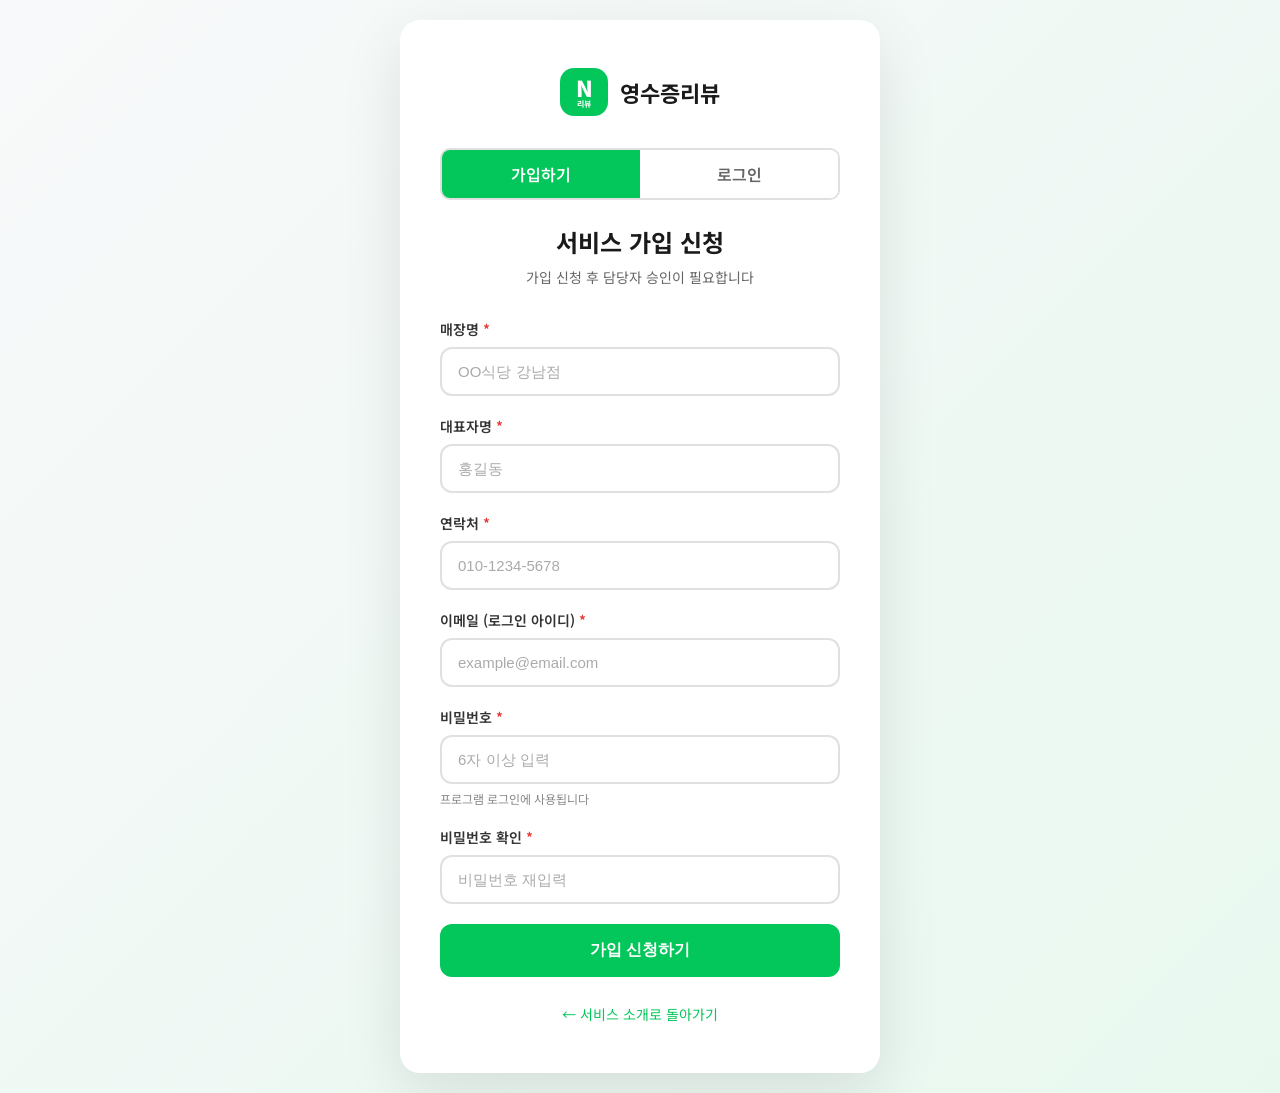
<file: receipt-signup.html>
<!DOCTYPE html>
<html lang="ko">
<head>
<meta charset="UTF-8">
<meta name="viewport" content="width=device-width, initial-scale=1.0">
<title>가입하기 - 영수증리뷰</title>
<meta name="description" content="영수증리뷰 가입. 결제 후 바로 사용 가능합니다.">
<link rel="icon" type="image/png" sizes="32x32" href="favicon-32.png">
<link rel="stylesheet" href="https://fonts.googleapis.com/css2?family=Noto+Sans+KR:wght@400;500;600;700;800&display=swap">
<style>
:root {
  --primary: #03C75A;
  --primary-dark: #02a84d;
  --text: #1a1a1a;
  --text-light: #666;
  --bg: #f5f5f5;
  --card: #fff;
  --border: #e0e0e0;
  --error: #dc2626;
  --success: #16a34a;
}

* { box-sizing: border-box; margin: 0; padding: 0; }

body {
  font-family: 'Noto Sans KR', sans-serif;
  background: linear-gradient(135deg, #f8f9fa 0%, #e8f8ef 100%);
  min-height: 100vh;
  display: flex;
  align-items: center;
  justify-content: center;
  padding: 20px;
}

.container {
  background: var(--card);
  border-radius: 20px;
  box-shadow: 0 20px 60px rgba(0,0,0,0.1);
  width: 100%;
  max-width: 480px;
  padding: 48px 40px;
}

.logo {
  display: flex;
  align-items: center;
  justify-content: center;
  gap: 12px;
  margin-bottom: 32px;
}
.logo-icon {
  width: 48px;
  height: 48px;
  background: var(--primary);
  border-radius: 14px;
  display: flex;
  align-items: center;
  justify-content: center;
  flex-direction: column;
}
.logo-icon span { color: white; font-weight: 900; font-size: 22px; line-height: 1; }
.logo-icon small { color: white; font-size: 8px; font-weight: 700; }
.logo-text { font-size: 22px; font-weight: 700; color: var(--text); }

h1 {
  text-align: center;
  font-size: 24px;
  font-weight: 700;
  color: var(--text);
  margin-bottom: 8px;
}
.subtitle {
  text-align: center;
  color: var(--text-light);
  font-size: 14px;
  margin-bottom: 32px;
}

.tabs {
  display: flex;
  margin-bottom: 24px;
  border-radius: 10px;
  overflow: hidden;
  border: 2px solid var(--border);
}
.tab {
  flex: 1;
  padding: 12px;
  text-align: center;
  cursor: pointer;
  font-weight: 600;
  color: var(--text-light);
  transition: all 0.2s;
  background: white;
}
.tab.active {
  background: var(--primary);
  color: white;
}

.form-section { display: none; }
.form-section.active { display: block; }

.form-group {
  margin-bottom: 20px;
}
.form-group label {
  display: block;
  font-size: 14px;
  font-weight: 600;
  color: #333;
  margin-bottom: 8px;
}
.form-group input {
  width: 100%;
  padding: 14px 16px;
  border: 2px solid var(--border);
  border-radius: 12px;
  font-size: 15px;
  transition: all 0.2s;
  outline: none;
}
.form-group input:focus {
  border-color: var(--primary);
  box-shadow: 0 0 0 4px rgba(3,199,90,0.1);
}
.form-group input::placeholder {
  color: #aaa;
}
.hint {
  font-size: 12px;
  color: #888;
  margin-top: 6px;
}

.btn {
  width: 100%;
  padding: 16px;
  background: var(--primary);
  color: white;
  border: none;
  border-radius: 12px;
  font-size: 16px;
  font-weight: 700;
  cursor: pointer;
  transition: all 0.2s;
}
.btn:hover { background: var(--primary-dark); }
.btn:disabled { background: #ccc; cursor: not-allowed; }

.links {
  text-align: center;
  margin-top: 24px;
}
.links a {
  color: var(--primary);
  text-decoration: none;
  font-size: 14px;
}

.error {
  background: #fee2e2;
  color: var(--error);
  padding: 12px 16px;
  border-radius: 10px;
  margin-bottom: 20px;
  font-size: 14px;
  display: none;
}

.success {
  background: #dcfce7;
  color: var(--success);
  padding: 20px;
  border-radius: 10px;
  margin-bottom: 20px;
  text-align: center;
  display: none;
}
.success h3 { margin-bottom: 8px; font-size: 18px; }
.success p { font-size: 14px; line-height: 1.6; }

.price-info {
  background: #f0fdf4;
  border: 2px solid var(--primary);
  border-radius: 12px;
  padding: 20px;
  text-align: center;
  margin-bottom: 24px;
}
.price-info .price {
  font-size: 32px;
  font-weight: 800;
  color: var(--primary);
}
.price-info .period {
  font-size: 14px;
  color: var(--text-light);
}

@media (max-width: 480px) {
  .container { padding: 32px 24px; }
  h1 { font-size: 20px; }
  .price-info .price { font-size: 28px; }
}
</style>
</head>
<body>

<div class="container">
  <div class="logo">
    <div class="logo-icon"><span>N</span><small>리뷰</small></div>
    <div class="logo-text">영수증리뷰</div>
  </div>

  <div class="tabs">
    <div class="tab active" onclick="showTab('signup')">가입하기</div>
    <div class="tab" onclick="showTab('login')">로그인</div>
  </div>

  <div class="error" id="error"></div>
  <div class="success" id="success">
    <h3>가입 신청 완료!</h3>
    <p>담당자 확인 후 승인됩니다.<br>승인되면 로그인하여 프로그램을 다운로드할 수 있습니다.</p>
    <p style="margin-top:16px;font-size:13px;color:#666;">빠른 승인을 원하시면 담당자에게 문의해주세요.<br><strong>010-7541-0805</strong></p>
  </div>

  <!-- 가입 폼 -->
  <div class="form-section active" id="signup-form">
    <h1>서비스 가입 신청</h1>
    <p class="subtitle">가입 신청 후 담당자 승인이 필요합니다</p>

    <div class="form-group">
      <label>매장명 <span style="color:#e53935">*</span></label>
      <input type="text" id="signup-store" placeholder="OO식당 강남점" required>
    </div>
    <div class="form-group">
      <label>대표자명 <span style="color:#e53935">*</span></label>
      <input type="text" id="signup-name" placeholder="홍길동" required>
    </div>
    <div class="form-group">
      <label>연락처 <span style="color:#e53935">*</span></label>
      <input type="tel" id="signup-phone" placeholder="010-1234-5678" required>
    </div>
    <div class="form-group">
      <label>이메일 (로그인 아이디) <span style="color:#e53935">*</span></label>
      <input type="email" id="signup-email" placeholder="example@email.com" required>
    </div>
    <div class="form-group">
      <label>비밀번호 <span style="color:#e53935">*</span></label>
      <input type="password" id="signup-password" placeholder="6자 이상 입력" required>
      <p class="hint">프로그램 로그인에 사용됩니다</p>
    </div>
    <div class="form-group">
      <label>비밀번호 확인 <span style="color:#e53935">*</span></label>
      <input type="password" id="signup-password2" placeholder="비밀번호 재입력" required>
    </div>

    <button class="btn" onclick="submitSignup()" id="signup-btn">가입 신청하기</button>
  </div>

  <!-- 로그인 폼 -->
  <div class="form-section" id="login-form">
    <h1>로그인</h1>
    <p class="subtitle">가입 시 설정한 정보로 로그인하세요</p>

    <div class="form-group">
      <label>이메일</label>
      <input type="email" id="login-email" placeholder="example@email.com">
    </div>
    <div class="form-group">
      <label>비밀번호</label>
      <input type="password" id="login-password" placeholder="비밀번호">
    </div>

    <button class="btn" onclick="login()" id="login-btn">로그인</button>
  </div>

  <!-- 다운로드 섹션 (로그인 후 표시) -->
  <div class="form-section" id="download-section" style="display:none;">
    <div style="text-align:center;margin-bottom:24px;">
      <div style="font-size:48px;">✅</div>
      <h1 style="color:#03C75A;margin-top:12px;">로그인 완료!</h1>
      <p id="welcome-msg" style="color:#666;margin-top:8px;"></p>
    </div>

    <div style="background:#f8f9fa;padding:20px;border-radius:12px;margin-bottom:24px;">
      <h3 style="margin-bottom:12px;">설치 방법</h3>
      <ol style="padding-left:20px;color:#444;line-height:2;">
        <li>아래 버튼을 클릭하여 프로그램 다운로드</li>
        <li>다운로드된 <strong>ReceiptTapSetup.exe</strong> 실행</li>
        <li>설치 완료 후 자동 실행됨</li>
        <li>로그인 창이 뜨면 <strong>같은 이메일/비밀번호</strong> 입력</li>
      </ol>
    </div>

    <a href="https://review.placemaster.co.kr/download/latest" class="btn" style="display:block;text-align:center;text-decoration:none;">
      📥 프로그램 다운로드 (v1.0.0)
    </a>

    <p style="text-align:center;margin-top:16px;font-size:13px;color:#999;">
      Windows 7 SP1 이상 | .NET Framework 4.6.2 이상
    </p>
  </div>

  <div class="links">
    <a href="receipt-review.html">← 서비스 소개로 돌아가기</a>
  </div>
</div>

<script>
const API_BASE = 'https://review.placemaster.co.kr';

function showTab(tab) {
  document.querySelectorAll('.tab').forEach(t => t.classList.remove('active'));
  document.querySelectorAll('.form-section').forEach(f => f.classList.remove('active'));
  document.getElementById('error').style.display = 'none';
  document.getElementById('success').style.display = 'none';

  if (tab === 'signup') {
    document.querySelector('.tab:first-child').classList.add('active');
    document.getElementById('signup-form').classList.add('active');
  } else {
    document.querySelector('.tab:last-child').classList.add('active');
    document.getElementById('login-form').classList.add('active');
  }
}

function showError(msg) {
  const el = document.getElementById('error');
  el.textContent = msg;
  el.style.display = 'block';
}

async function submitSignup() {
  const store = document.getElementById('signup-store').value.trim();
  const name = document.getElementById('signup-name').value.trim();
  const phone = document.getElementById('signup-phone').value.trim();
  const email = document.getElementById('signup-email').value.trim();
  const password = document.getElementById('signup-password').value;
  const password2 = document.getElementById('signup-password2').value;

  document.getElementById('error').style.display = 'none';

  if (!store || !name || !phone || !email || !password || !password2) {
    showError('모든 항목을 입력해주세요.');
    return;
  }

  if (password.length < 6) {
    showError('비밀번호는 6자 이상 입력해주세요.');
    return;
  }

  if (password !== password2) {
    showError('비밀번호가 일치하지 않습니다.');
    return;
  }

  const emailRegex = /^[^\s@]+@[^\s@]+\.[^\s@]+$/;
  if (!emailRegex.test(email)) {
    showError('올바른 이메일 형식이 아닙니다.');
    return;
  }

  const btn = document.getElementById('signup-btn');
  btn.disabled = true;
  btn.textContent = '처리 중...';

  try {
    const response = await fetch(`${API_BASE}/auth/signup`, {
      method: 'POST',
      headers: { 'Content-Type': 'application/json' },
      body: JSON.stringify({
        store_name: store,
        owner_name: name,
        phone: phone,
        email: email,
        password: password
      })
    });

    const data = await response.json();

    if (data.success) {
      document.getElementById('signup-form').style.display = 'none';
      document.getElementById('success').style.display = 'block';
    } else {
      showError(data.detail || '가입 중 오류가 발생했습니다.');
      btn.disabled = false;
      btn.textContent = '가입 신청하기';
    }
  } catch (error) {
    console.error('Signup error:', error);
    showError('서버 연결에 실패했습니다. 잠시 후 다시 시도해주세요.');
    btn.disabled = false;
    btn.textContent = '가입 신청하기';
  }
}

async function login() {
  const email = document.getElementById('login-email').value.trim();
  const password = document.getElementById('login-password').value;

  document.getElementById('error').style.display = 'none';

  if (!email || !password) {
    showError('이메일과 비밀번호를 입력해주세요.');
    return;
  }

  const btn = document.getElementById('login-btn');
  btn.disabled = true;
  btn.textContent = '로그인 중...';

  try {
    const response = await fetch(`${API_BASE}/auth/login`, {
      method: 'POST',
      headers: { 'Content-Type': 'application/json' },
      body: JSON.stringify({ email, password })
    });

    const data = await response.json();

    if (data.success) {
      // 토큰 저장
      localStorage.setItem('auth_token', data.token);
      localStorage.setItem('store_name', data.store_name);

      // 다운로드 섹션 표시
      document.getElementById('login-form').style.display = 'none';
      document.querySelector('.tabs').style.display = 'none';
      showDownloadSection(data.store_name);
    } else {
      showError(data.message || '로그인에 실패했습니다.');
      btn.disabled = false;
      btn.textContent = '로그인';
    }
  } catch (error) {
    console.error('Login error:', error);
    showError('서버 연결에 실패했습니다.');
    btn.disabled = false;
    btn.textContent = '로그인';
  }
}

// Enter 키 처리
document.addEventListener('keydown', (e) => {
  if (e.key === 'Enter') {
    if (document.getElementById('signup-form').classList.contains('active')) {
      submitSignup();
    } else {
      login();
    }
  }
});

function showDownloadSection(storeName) {
  document.getElementById('download-section').style.display = 'block';
  document.getElementById('welcome-msg').textContent = `${storeName}님, 환영합니다!`;
}

// 페이지 로드 시 로그인 상태 확인
window.onload = function() {
  const token = localStorage.getItem('auth_token');
  const storeName = localStorage.getItem('store_name');
  if (token && storeName) {
    document.getElementById('signup-form').style.display = 'none';
    document.getElementById('login-form').style.display = 'none';
    document.querySelector('.tabs').style.display = 'none';
    showDownloadSection(storeName);
  }
};
</script>

</body>
</html>
</file>
